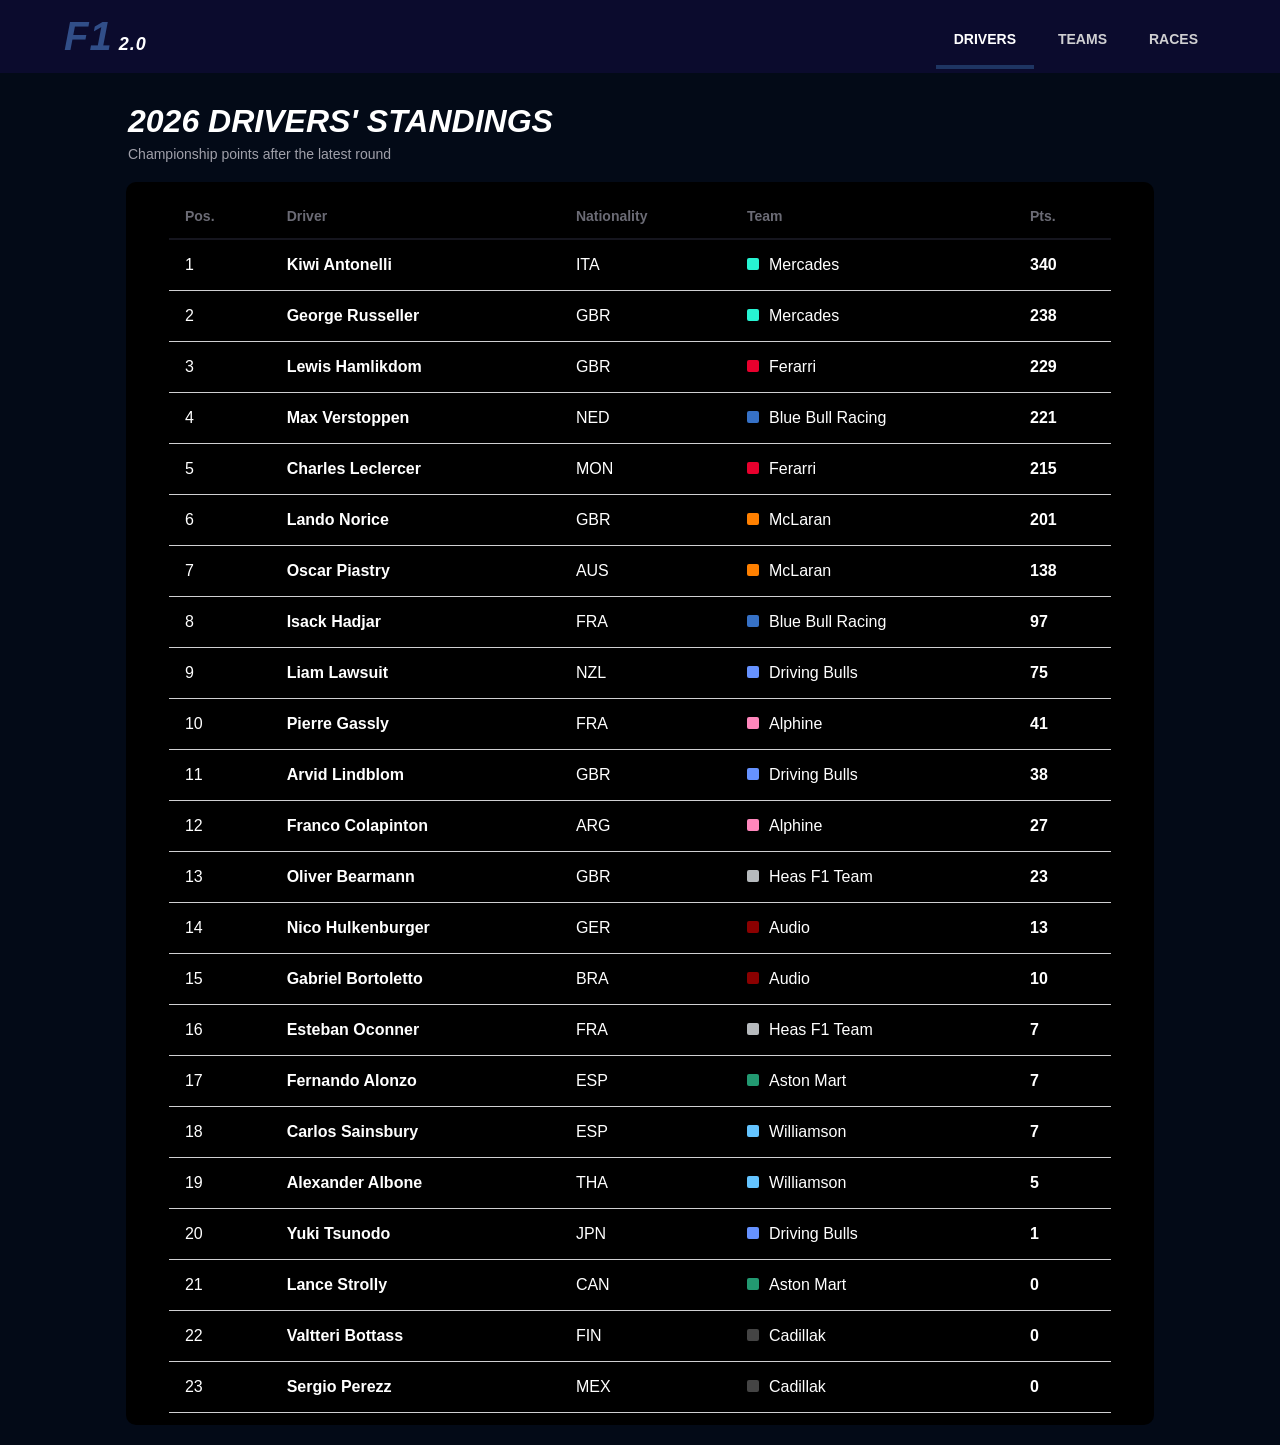
<file: index.html>
<!DOCTYPE html>
<html>
    <head>
        <!-- Teckenkodning: gor att specialtecken visas korrekt -->
        <meta charset="UTF-8">
        <!-- Viewport: anpassar sidan efter skermens bredd (mobil/dator) -->
        <meta name="viewport" content="width=device-width, initial-scale=1.0">
        <!-- Sidans titel som visas i webblesarens flik -->
        <title>F1 2.0 - Drivers</title>
        <!-- Lenka till den gemensamma CSS-filen -->
        <link rel="stylesheet" href="style.css">
    </head>
    <body>
        <!-- Sidhuvud med logga och navigation (samma pa alla sidor) -->
        <header class="site-header">
            <!-- Logga: "2.0" ligger i en span sa den kan fa egen stil -->
            <div class="logo">F1<span>2.0</span></div>
            <!-- Huvudmeny: klassen "active" markerar sidan man befinner sig pa -->
            <nav class="main-nav">
                <a href="index.html" class="active">Drivers</a>
                <a href="teams.html">Teams</a>
                <a href="races.html">Races</a>
            </nav>
        </header>

        <!-- Rubrik och underrubrik for sidan -->
        <div class="page-title">
            <h1>2026 Drivers' Standings</h1>
            <p>Championship points after the latest round</p>
        </div>

        <!-- Behallare som ramar in tabellen -->
        <div class="content-container">
            <table>
                <!-- Tabellhuvud med kolumnrubriker -->
                <thead>
                    <tr>
                        <th>Pos.</th>
                        <th>Driver</th>
                        <th>Nationality</th>
                        <th>Team</th>
                        <th>Pts.</th>
                    </tr>
                </thead>
                <!-- Tabellkropp: en rad per forare, sorterad efter poeng -->
                <tbody>
                    <tr>
                        <td>1</td>
                        <td class="driver">Kiwi Antonelli</td>
                        <td>ITA</td>
                        <td class="team mercades">Mercades</td>
                        <td class="pts">340</td>
                    </tr>
                    <tr>
                        <td>2</td>
                        <td class="driver">George Russeller</td>
                        <td>GBR</td>
                        <td class="team mercades">Mercades</td>
                        <td class="pts">238</td>
                    </tr>
                    <tr>
                        <td>3</td>
                        <td class="driver">Lewis Hamlikdom</td>
                        <td>GBR</td>
                        <td class="team ferarri">Ferarri</td>
                        <td class="pts">229</td>
                    </tr>
                    <tr>
                        <td>4</td>
                        <td class="driver">Max Verstoppen</td>
                        <td>NED</td>
                        <td class="team bluebull">Blue Bull Racing</td>
                        <td class="pts">221</td>
                    </tr>
                    <tr>
                        <td>5</td>
                        <td class="driver">Charles Leclercer</td>
                        <td>MON</td>
                        <td class="team ferarri">Ferarri</td>
                        <td class="pts">215</td>
                    </tr>
                    <tr>
                        <td>6</td>
                        <td class="driver">Lando Norice</td>
                        <td>GBR</td>
                        <td class="team mclaran">McLaran</td>
                        <td class="pts">201</td>
                    </tr>
                    <tr>
                        <td>7</td>
                        <td class="driver">Oscar Piastry</td>
                        <td>AUS</td>
                        <td class="team mclaran">McLaran</td>
                        <td class="pts">138</td>
                    </tr>
                    <tr>
                        <td>8</td>
                        <td class="driver">Isack Hadjar</td>
                        <td>FRA</td>
                        <td class="team bluebull">Blue Bull Racing</td>
                        <td class="pts">97</td>
                    </tr>
                    <tr>
                        <td>9</td>
                        <td class="driver">Liam Lawsuit</td>
                        <td>NZL</td>
                        <td class="team drivingbulls">Driving Bulls</td>
                        <td class="pts">75</td>
                    </tr>
                    <tr>
                        <td>10</td>
                        <td class="driver">Pierre Gassly</td>
                        <td>FRA</td>
                        <td class="team alphine">Alphine</td>
                        <td class="pts">41</td>
                    </tr>
                    <tr>
                        <td>11</td>
                        <td class="driver">Arvid Lindblom</td>
                        <td>GBR</td>
                        <td class="team drivingbulls">Driving Bulls</td>
                        <td class="pts">38</td>
                    </tr>
                    <tr>
                        <td>12</td>
                        <td class="driver">Franco Colapinton</td>
                        <td>ARG</td>
                        <td class="team alphine">Alphine</td>
                        <td class="pts">27</td>
                    </tr>
                    <tr>
                        <td>13</td>
                        <td class="driver">Oliver Bearmann</td>
                        <td>GBR</td>
                        <td class="team heas">Heas F1 Team</td>
                        <td class="pts">23</td>
                    </tr>
                    <tr>
                        <td>14</td>
                        <td class="driver">Nico Hulkenburger</td>
                        <td>GER</td>
                        <td class="team audio">Audio</td>
                        <td class="pts">13</td>
                    </tr>
                    <tr>
                        <td>15</td>
                        <td class="driver">Gabriel Bortoletto</td>
                        <td>BRA</td>
                        <td class="team audio">Audio</td>
                        <td class="pts">10</td>
                    </tr>
                    <tr>
                        <td>16</td>
                        <td class="driver">Esteban Oconner</td>
                        <td>FRA</td>
                        <td class="team heas">Heas F1 Team</td>
                        <td class="pts">7</td>
                    </tr>
                    <tr>
                        <td>17</td>
                        <td class="driver">Fernando Alonzo</td>
                        <td>ESP</td>
                        <td class="team astonmart">Aston Mart</td>
                        <td class="pts">7</td>
                    </tr>
                    <tr>
                        <td>18</td>
                        <td class="driver">Carlos Sainsbury</td>
                        <td>ESP</td>
                        <td class="team williamson">Williamson</td>
                        <td class="pts">7</td>
                    </tr>
                    <tr>
                        <td>19</td>
                        <td class="driver">Alexander Albone</td>
                        <td>THA</td>
                        <td class="team williamson">Williamson</td>
                        <td class="pts">5</td>
                    </tr>
                    <tr>
                        <td>20</td>
                        <td class="driver">Yuki Tsunodo</td>
                        <td>JPN</td>
                        <td class="team drivingbulls">Driving Bulls</td>
                        <td class="pts">1</td>
                    </tr>
                    <tr>
                        <td>21</td>
                        <td class="driver">Lance Strolly</td>
                        <td>CAN</td>
                        <td class="team astonmart">Aston Mart</td>
                        <td class="pts">0</td>
                    </tr>
                    <tr>
                        <td>22</td>
                        <td class="driver">Valtteri Bottass</td>
                        <td>FIN</td>
                        <td class="team cadillak">Cadillak</td>
                        <td class="pts">0</td>
                    </tr>
                    <tr>
                        <td>23</td>
                        <td class="driver">Sergio Perezz</td>
                        <td>MEX</td>
                        <td class="team cadillak">Cadillak</td>
                        <td class="pts">0</td>
                    </tr>
                </tbody>
            </table>
        </div>
    </body>
</html>
</file>
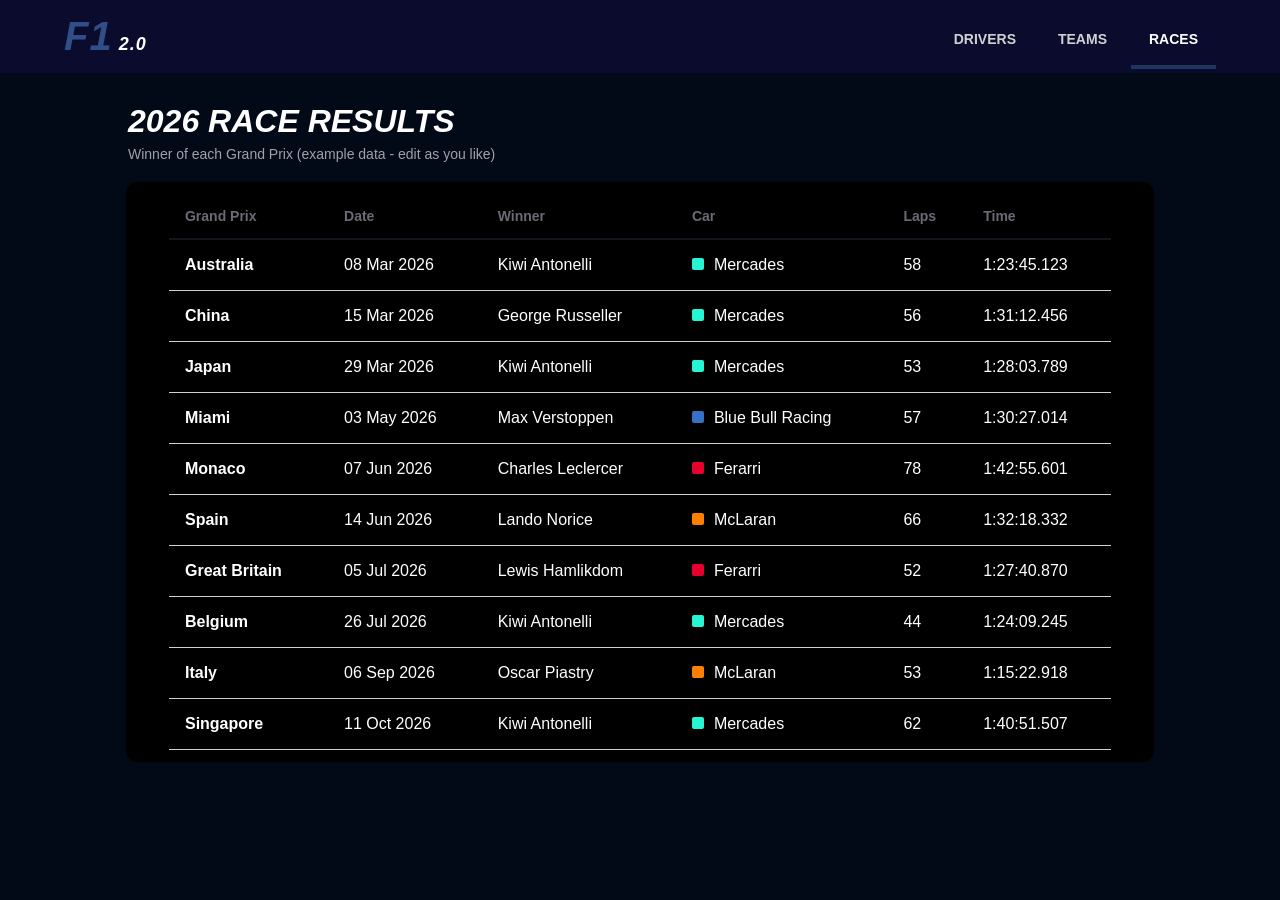
<file: Races.html>
<!DOCTYPE html>
<html>
    <head>
        <!-- Teckenkodning: gor att specialtecken visas korrekt -->
        <meta charset="UTF-8">
        <!-- Viewport: anpassar sidan efter skermens bredd (mobil/dator) -->
        <meta name="viewport" content="width=device-width, initial-scale=1.0">
        <!-- Sidans titel som visas i webblesarens flik -->
        <title>F1 2.0 - Races</title>
        <!-- Lenka till den gemensamma CSS-filen -->
        <link rel="stylesheet" href="style.css">
    </head>
    <body>
        <!-- Sidhuvud med logga och navigation (samma pa alla sidor) -->
        <header class="site-header">
            <!-- Logga: "2.0" ligger i en span sa den kan fa egen stil -->
            <div class="logo">F1<span>2.0</span></div>
            <!-- Huvudmeny: klassen "active" markerar sidan man befinner sig pa -->
            <nav class="main-nav">
                <a href="index.html">Drivers</a>
                <a href="teams.html">Teams</a>
                <a href="races.html" class="active">Races</a>
            </nav>
        </header>

        <!-- Rubrik och underrubrik for sidan -->
        <div class="page-title">
            <h1>2026 Race Results</h1>
            <p>Winner of each Grand Prix (example data - edit as you like)</p>
        </div>

        <!-- Behallare som ramar in tabellen -->
        <div class="content-container">
            <table>
                <!-- Tabellhuvud med kolumnrubriker -->
                <thead>
                    <tr>
                        <th>Grand Prix</th>
                        <th>Date</th>
                        <th>Winner</th>
                        <th>Car</th>
                        <th>Laps</th>
                        <th>Time</th>
                    </tr>
                </thead>
                <!-- Tabellkropp: en rad per Grand Prix i kronologisk ordning -->
                <tbody>
                    <tr>
                        <td class="driver">Australia</td>
                        <td>08 Mar 2026</td>
                        <td>Kiwi Antonelli</td>
                        <td class="team mercades">Mercades</td>
                        <td>58</td>
                        <td>1:23:45.123</td>
                    </tr>
                    <tr>
                        <td class="driver">China</td>
                        <td>15 Mar 2026</td>
                        <td>George Russeller</td>
                        <td class="team mercades">Mercades</td>
                        <td>56</td>
                        <td>1:31:12.456</td>
                    </tr>
                    <tr>
                        <td class="driver">Japan</td>
                        <td>29 Mar 2026</td>
                        <td>Kiwi Antonelli</td>
                        <td class="team mercades">Mercades</td>
                        <td>53</td>
                        <td>1:28:03.789</td>
                    </tr>
                    <tr>
                        <td class="driver">Miami</td>
                        <td>03 May 2026</td>
                        <td>Max Verstoppen</td>
                        <td class="team bluebull">Blue Bull Racing</td>
                        <td>57</td>
                        <td>1:30:27.014</td>
                    </tr>
                    <tr>
                        <td class="driver">Monaco</td>
                        <td>07 Jun 2026</td>
                        <td>Charles Leclercer</td>
                        <td class="team ferarri">Ferarri</td>
                        <td>78</td>
                        <td>1:42:55.601</td>
                    </tr>
                    <tr>
                        <td class="driver">Spain</td>
                        <td>14 Jun 2026</td>
                        <td>Lando Norice</td>
                        <td class="team mclaran">McLaran</td>
                        <td>66</td>
                        <td>1:32:18.332</td>
                    </tr>
                    <tr>
                        <td class="driver">Great Britain</td>
                        <td>05 Jul 2026</td>
                        <td>Lewis Hamlikdom</td>
                        <td class="team ferarri">Ferarri</td>
                        <td>52</td>
                        <td>1:27:40.870</td>
                    </tr>
                    <tr>
                        <td class="driver">Belgium</td>
                        <td>26 Jul 2026</td>
                        <td>Kiwi Antonelli</td>
                        <td class="team mercades">Mercades</td>
                        <td>44</td>
                        <td>1:24:09.245</td>
                    </tr>
                    <tr>
                        <td class="driver">Italy</td>
                        <td>06 Sep 2026</td>
                        <td>Oscar Piastry</td>
                        <td class="team mclaran">McLaran</td>
                        <td>53</td>
                        <td>1:15:22.918</td>
                    </tr>
                    <tr>
                        <td class="driver">Singapore</td>
                        <td>11 Oct 2026</td>
                        <td>Kiwi Antonelli</td>
                        <td class="team mercades">Mercades</td>
                        <td>62</td>
                        <td>1:40:51.507</td>
                    </tr>
                </tbody>
            </table>
        </div>
    </body>
</html>
</file>
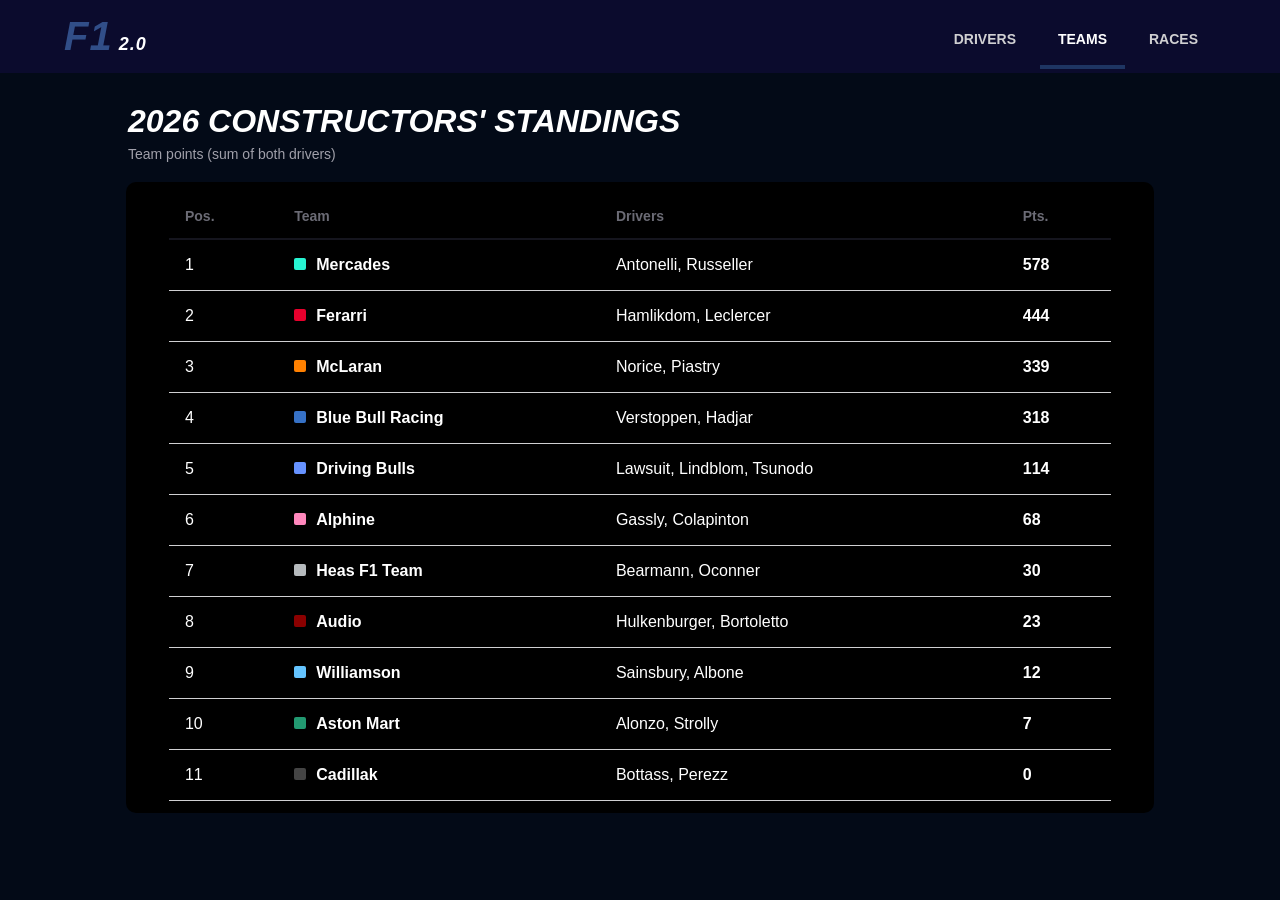
<file: Teams.html>
<!DOCTYPE html>
<html>
    <head>
        <!-- Teckenkodning: gor att specialtecken visas korrekt -->
        <meta charset="UTF-8">
        <!-- Viewport: anpassar sidan efter skermens bredd (mobil/dator) -->
        <meta name="viewport" content="width=device-width, initial-scale=1.0">
        <!-- Sidans titel som visas i webblesarens flik -->
        <title>F1 2.0 - Teams</title>
        <!-- Lenka till den gemensamma CSS-filen -->
        <link rel="stylesheet" href="style.css">
    </head>
    <body>
        <!-- Sidhuvud med logga och navigation (samma pa alla sidor) -->
        <header class="site-header">
            <!-- Logga: "2.0" ligger i en span sa den kan fa egen stil -->
            <div class="logo">F1<span>2.0</span></div>
            <!-- Huvudmeny: klassen "active" markerar sidan man befinner sig pa -->
            <nav class="main-nav">
                <a href="index.html">Drivers</a>
                <a href="teams.html" class="active">Teams</a>
                <a href="races.html">Races</a>
            </nav>
        </header>

        <!-- Rubrik och underrubrik for sidan -->
        <div class="page-title">
            <h1>2026 Constructors' Standings</h1>
            <p>Team points (sum of both drivers)</p>
        </div>

        <!-- Behallare som ramar in tabellen -->
        <div class="content-container">
            <table>
                <!-- Tabellhuvud med kolumnrubriker -->
                <thead>
                    <tr>
                        <th>Pos.</th>
                        <th>Team</th>
                        <th>Drivers</th>
                        <th>Pts.</th>
                    </tr>
                </thead>
                <!-- Tabellkropp: en rad per stall, sorterad efter lagpoeng -->
                <tbody>
                    <tr>
                        <td>1</td>
                        <td class="driver team mercades">Mercades</td>
                        <td>Antonelli, Russeller</td>
                        <td class="pts">578</td>
                    </tr>
                    <tr>
                        <td>2</td>
                        <td class="driver team ferarri">Ferarri</td>
                        <td>Hamlikdom, Leclercer</td>
                        <td class="pts">444</td>
                    </tr>
                    <tr>
                        <td>3</td>
                        <td class="driver team mclaran">McLaran</td>
                        <td>Norice, Piastry</td>
                        <td class="pts">339</td>
                    </tr>
                    <tr>
                        <td>4</td>
                        <td class="driver team bluebull">Blue Bull Racing</td>
                        <td>Verstoppen, Hadjar</td>
                        <td class="pts">318</td>
                    </tr>
                    <tr>
                        <td>5</td>
                        <td class="driver team drivingbulls">Driving Bulls</td>
                        <td>Lawsuit, Lindblom, Tsunodo</td>
                        <td class="pts">114</td>
                    </tr>
                    <tr>
                        <td>6</td>
                        <td class="driver team alphine">Alphine</td>
                        <td>Gassly, Colapinton</td>
                        <td class="pts">68</td>
                    </tr>
                    <tr>
                        <td>7</td>
                        <td class="driver team heas">Heas F1 Team</td>
                        <td>Bearmann, Oconner</td>
                        <td class="pts">30</td>
                    </tr>
                    <tr>
                        <td>8</td>
                        <td class="driver team audio">Audio</td>
                        <td>Hulkenburger, Bortoletto</td>
                        <td class="pts">23</td>
                    </tr>
                    <tr>
                        <td>9</td>
                        <td class="driver team williamson">Williamson</td>
                        <td>Sainsbury, Albone</td>
                        <td class="pts">12</td>
                    </tr>
                    <tr>
                        <td>10</td>
                        <td class="driver team astonmart">Aston Mart</td>
                        <td>Alonzo, Strolly</td>
                        <td class="pts">7</td>
                    </tr>
                    <tr>
                        <td>11</td>
                        <td class="driver team cadillak">Cadillak</td>
                        <td>Bottass, Perezz</td>
                        <td class="pts">0</td>
                    </tr>
                </tbody>
            </table>
        </div>
    </body>
</html>
</file>
<file: style.css>
/* Grundstil for hela sidan */
body
{
    background-color: #030a17;   /* Morkbla bakgrund */
    color: white;                /* Vit standardtext */
    margin: 0;                   /* Tar bort webblesarens standardmarginal */
    font-family: Verdana, sans-serif;
}

/* Sidhuvud (logga + meny) */
.site-header
{
    background-color: #0b0b2d;
    display: flex;                    /* Legger logga och meny bredvid varandra */
    align-items: center;              /* Centrerar vertikalt */
    justify-content: space-between;   /* Logga till venster, meny till hoger */
    flex-wrap: wrap;                  /* Tillater radbrytning pa smala skermar */
    padding: 0 5%;
}
   
/* Logga */
.logo
{
    font-size: 40px;
    font-weight: bold;
    font-style: italic;
    color: #314e88;
    padding: 14px 0;
    letter-spacing: 1px;              /* Extra avstand mellan bokstaverna */
}
   
/* "2.0" i loggan: mindre och vit */
.logo span
{
    color: white;
    margin-left: 6px;
    font-size: 18px;
}
   
/* Navigationsmeny */
.main-nav
{
    display: flex;
    gap: 6px;                         /* Avstand mellan menylenkarna */
}
   
/* Vanlig menylenk */
.main-nav a
{
    color: #d0d0d2;
    text-decoration: none;            /* Tar bort understrykning */
    font-weight: bold;
    font-size: 14px;
    text-transform: uppercase;        /* Versaler */
    padding: 22px 18px 18px;
    border-bottom: 4px solid transparent;   /* Osynlig linje som blir synlig vid hover/active */
    margin-bottom: -4px;
    transition: color 0.15s, border-color 0.15s;   /* Mjuk overgang */
}
   
/* Vid hover (musen ligger over en menylenk) */
.main-nav a:hover
{
    color: white;
    border-bottom-color: #6b6b75;
}
   
/* Den sida man befinner sig pa just nu */
.main-nav a.active
{
    color: white;
    border-bottom-color: #1e3562;
}
   
/* Sidrubrik */
.page-title
{
    width: 80%;
    margin: 30px auto 0;              /* "auto" centrerar horisontellt */
}
   
.page-title h1
{
    margin: 0;
    font-size: 32px;
    text-transform: uppercase;
    font-style: italic;
}
   
/* Underrubrik */
.page-title p
{
    margin: 6px 0 0;
    color: #a0a0aa;                   /* Gra text */
    font-size: 14px;
}
   
/* Innehallsbehallare (ramar in tabellen) */
.content-container
{
    width: 80%;
    margin: 20px auto;
    padding: 2px;
    background-color: black;
    border-radius: 10px;              /* Rundade horn */
}
   
/* Tabell */
table
{
    background-color: black;
    width: 92%;
    margin: 10px auto;
    border-collapse: collapse;        /* Slar ihop cellkanter till en linje */
    border-radius: 10px;
    border-bottom: none;
}
   
/* Kolumnrubriker */
th
{
    text-align: left;
    padding: 14px 16px;
    font-size: 14px;
    color: #6b6b75;
    border-bottom: 2px solid #15151e;
}
   
/* Tabellceller */
td
{
    text-align: left;
    padding: 16px;
    border-bottom: 1px solid #d0d0d2;   /* Tunn linje mellan raderna */
}
   
/* Markerar raden under musen */
tbody tr:hover
{
    background-color: #15151e;
}
   
/* Fet text for forare/loppnamn och poeng */
.driver, .pts
{
    font-weight: bold;
}
   
/* Lagferger, Skapar en liten fergad ruta framfor lagnamnet */
.team::before
{
    content: "";                      /* Tomt innehall: rutan skapas enbart med CSS */
    display: inline-block;
    width: 12px;
    height: 12px;
    margin-right: 10px;
    border-radius: 2px;
}
   
/* Varje lag far sin egen ferg pa rutan */
.mercades::before     { background-color: #27f4d2; }
.ferarri::before      { background-color: #e8002d; }
.bluebull::before      { background-color: #3671c6; }
.mclaran::before      { background-color: #ff8000; }
.drivingbulls::before  { background-color: #6692ff; }
.alphine::before       { background-color: #ff87bc; }
.heas::before         { background-color: #b6babd; }
.audio::before         { background-color: #8b0000; }
.astonmart::before  { background-color: #229971; }
.williamson::before     { background-color: #64c4ff; }
.cadillak::before     { background-color: #444444; }
   
/* Responsiv design: anpassning for smala skermar (mobil) */
@media (max-width: 700px)
{
    /* Bredare innehall pa sma skermar */
    .content-container, .page-title
    {
        width: 94%;
    }
    table
    {
        width: 98%;
    }
    /* Mindre luft och text i tabellen */
    th, td
    {
        padding: 10px 6px;

        font-size: 13px;
    }
    /* Mindre menylenkar */
    .main-nav a
    {
        padding: 12px 10px;
        font-size: 12px;
    }
}
</file>
